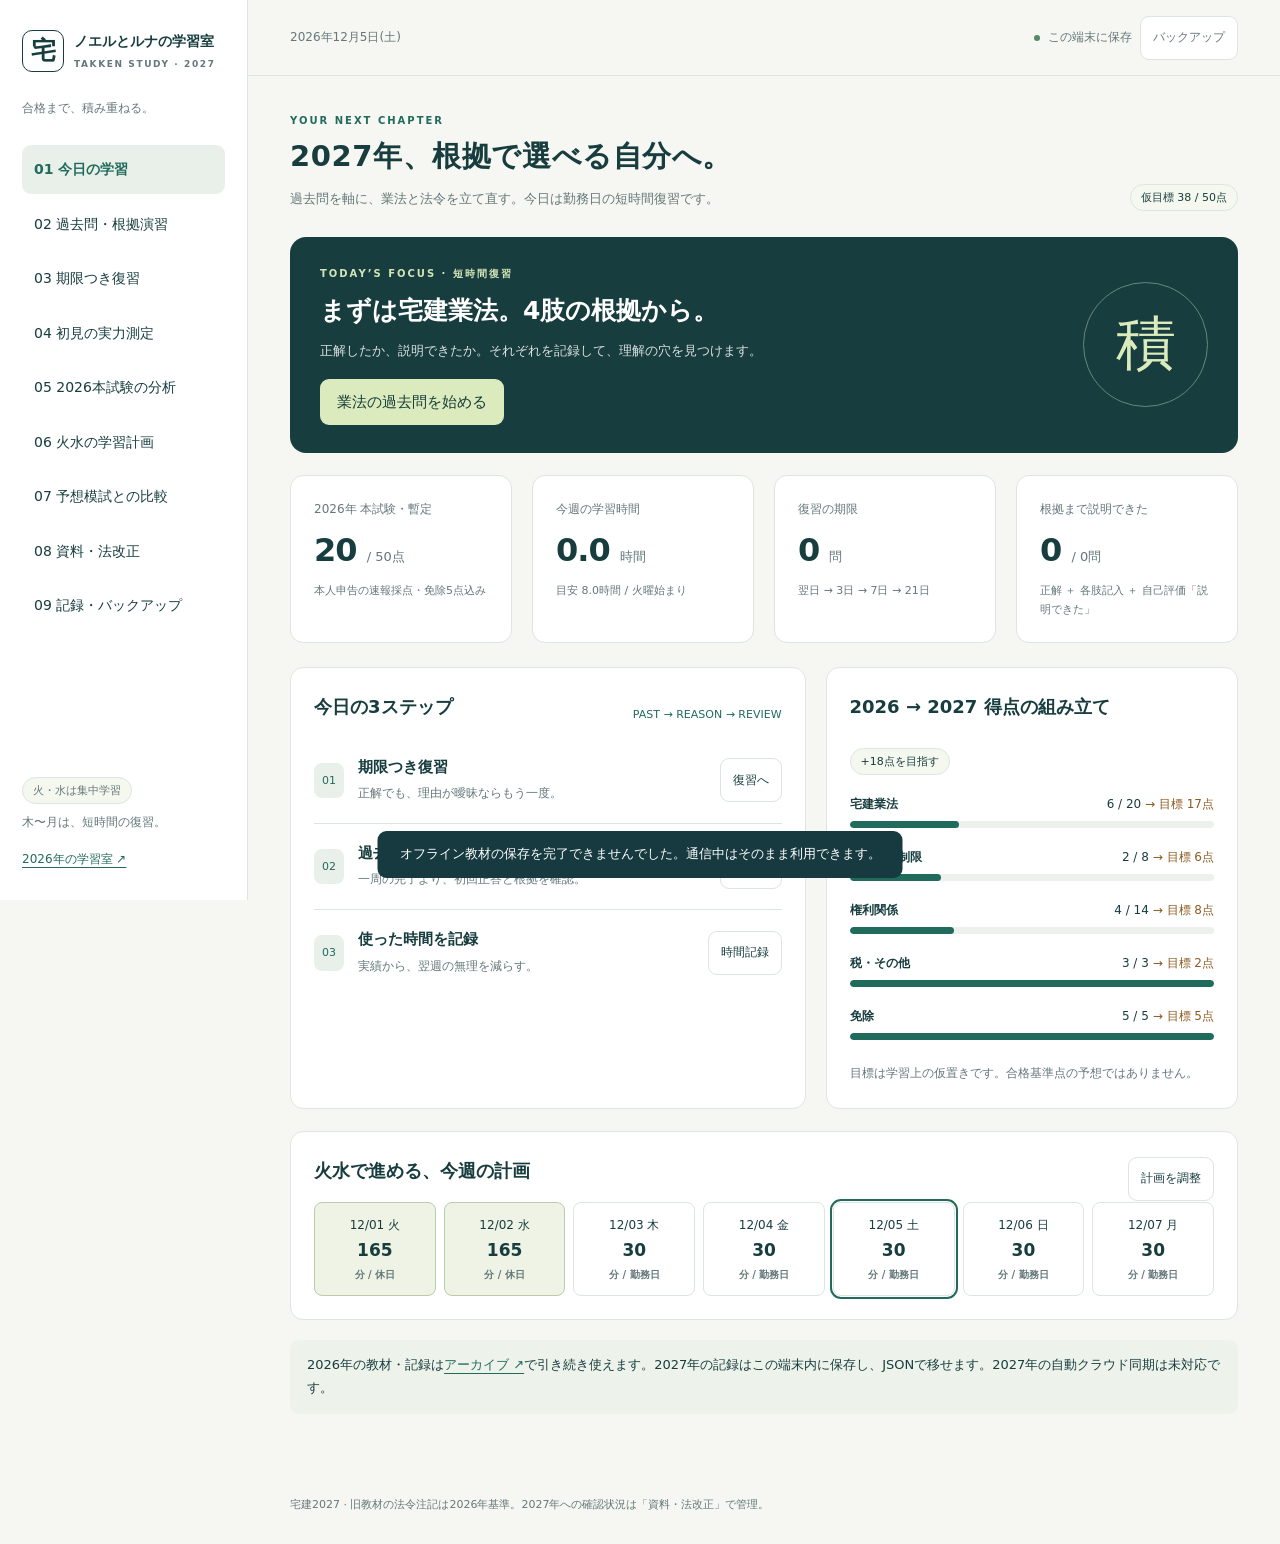
<file: docs/index.html>
<!doctype html>
<html lang="ja"><head><meta charset="utf-8"><meta name="viewport" content="width=device-width,initial-scale=1"><meta name="theme-color" content="#173a40"><title>宅建2027｜ノエルとルナの学習室</title><meta name="description" content="火水休みの宅建学習。過去問・各肢の根拠・間隔復習で、2027年の合格を目指す。"><link rel="manifest" href="./manifest.webmanifest"><link rel="icon" href="./icons/icon-192.png"><link rel="stylesheet" href="./study-2027.css"><script defer src="./past-exams-data.js"></script><script defer src="./study-engine.js"></script><script defer src="./study-2027.js"></script></head>
<body><a class="skip" href="#main">本文へ</a><div class="shell"><aside><a class="brand" href="./"><span class="brandmark">宅</span><span>ノエルとルナの学習室<small>TAKKEN STUDY · 2027</small></span></a><div class="side-caption">合格まで、積み重ねる。</div><nav id="nav" aria-label="学習メニュー"></nav><div class="side-bottom"><span class="pill">火・水は集中学習</span><p>木〜月は、短時間の復習。</p><a href="./archive-2026.html">2026年の学習室 ↗</a></div></aside><div class="workspace"><header><span id="today"></span><div><span class="save-dot"></span><span id="save-label">この端末に保存</span> <button data-do="export" class="small">バックアップ</button></div></header><div id="storage-alert" role="alert"></div><main id="main" tabindex="-1"></main><footer>宅建2027 · 旧教材の法令注記は2026年基準。2027年への確認状況は「資料・法改正」で管理。</footer></div></div><div id="toast" role="status" hidden></div><dialog id="import-dialog"><h2>バックアップを確認</h2><div id="import-preview"></div><p>同じIDは新しい更新を優先して統合します。復元前の記録もこの端末に退避します。</p><button data-do="confirm-import" class="primary">統合して復元</button> <button data-do="cancel-import">閉じる</button></dialog></body></html>
</file>
<file: docs/study-2027.css>
:root{--ink:#183d3f;--muted:#657779;--green:#216b5d;--pale:#e9f0e9;--line:#dce5df;--paper:#f6f7f2;--amber:#8d5a20;--red:#a13c39}*{box-sizing:border-box}body{margin:0;color:var(--ink);background:var(--paper);font:15px/1.75 system-ui,-apple-system,"Noto Sans JP","Yu Gothic",sans-serif}a{color:var(--green);text-underline-offset:4px}button,input,textarea,select{font:inherit;color:inherit}button,.button{display:inline-block;cursor:pointer;padding:10px 17px;border:1px solid var(--line);border-radius:9px;background:#fff;text-decoration:none;min-height:44px}button:hover,.button:hover{background:var(--pale);border-color:var(--green)}button:disabled{opacity:.5;cursor:default}.primary{background:var(--green);border-color:var(--green);color:#fff}.primary:hover{background:#184f45;color:#fff}.small{font-size:12px;padding:6px 12px}.shell{display:grid;grid-template-columns:248px 1fr;min-height:100vh}aside{background:#fff;border-right:1px solid var(--line);padding:30px 22px;position:sticky;top:0;height:100vh;display:flex;flex-direction:column}.brand{display:flex;gap:10px;text-decoration:none;align-items:center;font-size:14px;font-weight:750;color:var(--ink);line-height:1.5}.brandmark{display:grid;place-items:center;border:1px solid var(--ink);border-radius:10px;width:42px;height:42px;font-family:serif;font-size:25px}.brand small{display:block;font-size:9px;letter-spacing:1.6px;margin-top:6px;color:var(--muted)}.side-caption{font-size:12px;color:var(--muted);margin:26px 0}nav{display:flex;flex-direction:column;gap:6px}nav button{text-align:left;border:0;background:transparent;padding:12px;font-size:14px}nav button[aria-current=page]{background:var(--pale);font-weight:700;color:var(--green)}nav button span{display:inline-block;width:28px;opacity:.6}.side-bottom{margin-top:auto;padding-top:35px;font-size:12px;color:var(--muted)}.workspace{min-width:0}header{height:76px;border-bottom:1px solid var(--line);display:flex;align-items:center;justify-content:space-between;gap:14px;padding:0 42px;color:var(--muted);font-size:12px}header>div{display:flex;align-items:center;gap:8px}.save-dot{width:6px;height:6px;background:#558a63;border-radius:50%}main{max-width:1240px;margin:auto;padding:36px 42px 50px;outline:0}h1{font-size:29px;line-height:1.4;margin:6px 0 12px;letter-spacing:.02em}h2{font-size:18px;margin:0 0 15px}h3{font-size:15px;margin:6px 0 10px}p{margin:8px 0 16px}.eyebrow{font-size:10px;font-weight:700;letter-spacing:2px;color:var(--green);text-transform:uppercase}.muted,small{color:var(--muted)}small{font-size:12px}.page-title{display:flex;justify-content:space-between;align-items:flex-end;margin-bottom:26px;gap:18px}.page-title p{margin-bottom:0;color:var(--muted);font-size:13px}.pill{display:inline-block;font-size:11px;border:1px solid var(--line);padding:3px 10px;border-radius:20px;background:#f5f8ef;white-space:normal}.hero{background:var(--ink);color:#fff;border-radius:16px;padding:28px 30px;display:grid;grid-template-columns:1fr auto;gap:25px;align-items:center;position:relative;overflow:hidden;margin-bottom:22px}.hero .eyebrow,.hero small{color:#d2e5b8}.hero h2{font-size:25px;line-height:1.5;max-width:600px;margin:10px 0}.hero p{font-size:13px;opacity:.85;max-width:620px}.hero .primary{background:#dcebbd;color:#173d3b;border:0}.hero-art{font-size:60px;width:125px;height:125px;border-radius:50%;display:grid;place-items:center;border:1px solid #68877b;color:#dcebbd;font-family:serif}.grid{display:grid;gap:20px}.metrics{grid-template-columns:repeat(4,minmax(0,1fr));margin-bottom:24px}.two{grid-template-columns:minmax(0,1.25fr) minmax(0,1fr)}.three{grid-template-columns:repeat(3,minmax(0,1fr))}.card{background:#fff;border:1px solid var(--line);border-radius:13px;padding:23px;min-width:0;margin-bottom:20px}.grid>.card{margin-bottom:0}.metric{font-size:32px;font-weight:650;line-height:1.5;letter-spacing:-1px}.metric small{font-size:13px;font-weight:400;letter-spacing:0}.metric-label{font-size:12px;color:var(--muted);margin-bottom:6px}.metric-note{font-size:11px;color:var(--muted);margin-top:7px}.row{display:flex;align-items:center;gap:10px;flex-wrap:wrap}.between{justify-content:space-between}.divider{border-top:1px solid var(--line);margin:20px 0}.bar{height:7px;background:#edf1ed;border-radius:8px;overflow:hidden}.bar>span{display:block;height:100%;background:var(--green);border-radius:8px}.chart-row{margin:19px 0}.chart-row .row{font-size:12px;margin-bottom:6px}.chart-row .target{color:var(--amber)}.info,.warning{border-radius:9px;padding:14px 17px;background:#edf3eb;font-size:13px;margin:16px 0}.warning{background:#fcf4e8;color:#805529}.danger{color:var(--red)}.task{display:flex;align-items:center;gap:14px;padding:16px 0;border-bottom:1px solid var(--line)}.task:last-child{border:0}.task .index{font-size:11px;color:var(--green);background:var(--pale);border-radius:8px;padding:8px}.task p{font-size:12px;color:var(--muted);margin:3px 0}.task button{margin-left:auto;white-space:nowrap}.weekly{display:grid;grid-template-columns:repeat(7,1fr);gap:8px}.day{border:1px solid var(--line);border-radius:8px;padding:12px 8px;text-align:center;font-size:12px}.day.off{background:#eef3e5;border-color:#bacdab}.day.today{outline:2px solid var(--green);outline-offset:1px}.day strong{display:block;font-size:17px}.day small{display:block;font-size:10px}.tag{font-size:11px;color:var(--green)}label{display:block;font-size:13px;margin:12px 0}input:not([type=radio]):not([type=checkbox]),select,textarea{border:1px solid #c8d6cc;background:#fff;border-radius:7px;padding:10px;width:100%;max-width:100%;min-width:0}input[type=radio],input[type=checkbox]{accent-color:var(--green);width:18px;height:18px;vertical-align:middle}textarea{min-height:85px;resize:vertical}.options label{border:1px solid var(--line);padding:15px;border-radius:9px;display:flex;align-items:flex-start;gap:10px}.options label:has(input:checked){border-color:var(--green);background:#f0f5ed}.options input{flex-shrink:0;margin-top:5px}.option-number{font-size:12px;border:1px solid var(--line);border-radius:50%;width:25px;height:25px;display:inline-grid;place-items:center;flex-shrink:0}.reason-item{margin:20px 0;padding-bottom:16px;border-bottom:1px solid var(--line)}.reason-item summary{font-size:13px;cursor:pointer}.reason-item textarea{margin-top:8px}.table-wrap{overflow:auto}table{border-collapse:collapse;width:100%;font-size:13px}th,td{padding:12px 8px;border-bottom:1px solid var(--line);text-align:left;vertical-align:top}th{font-size:11px;color:var(--muted);font-weight:500}details{margin:14px 0}summary{cursor:pointer}pre{white-space:pre-wrap;overflow-wrap:anywhere;font:inherit;font-size:13px;background:#f6f8f3;padding:18px;border-radius:8px}footer{padding:15px 42px 30px;color:var(--muted);font-size:11px}#toast{position:fixed;bottom:22px;left:50%;transform:translateX(-50%);background:#173a40;color:#fff;padding:12px 22px;border-radius:9px;z-index:99;max-width:90%;font-size:13px}#storage-alert:empty{display:none}#storage-alert{background:#fce6e2;color:#912e29;padding:14px 25px}dialog{max-width:560px;width:90%;border:1px solid var(--line);border-radius:14px;padding:28px}dialog::backdrop{background:#173a4070}.skip{position:absolute;top:-60px}.skip:focus{top:0;z-index:100;background:#fff;padding:12px}:focus-visible{outline:3px solid #c28c3e;outline-offset:3px}.qgrid{display:grid;grid-template-columns:repeat(10,1fr);gap:7px;margin-top:16px}.qgrid button{padding:6px;min-width:0}.qgrid button.active{border-color:var(--green);background:var(--pale)}.qgrid button.answered{box-shadow:inset 0 -3px var(--green)}.phase{border-left:3px solid #adc4b0;padding-left:18px;margin-bottom:25px}.phase.current{border-left-color:var(--green)}.phase small{display:block;margin-bottom:4px}.mono{font-variant-numeric:tabular-nums}.block{display:block}.spaced{margin-top:22px}.question-prompt{font-size:16px;line-height:2}.question-prompt,.options,td,pre{overflow-wrap:anywhere}#timer{font-size:20px;font-variant-numeric:tabular-nums}.subnav{margin-bottom:20px}.empty{padding:25px 0;color:var(--muted);font-size:13px}.split-inputs{display:grid;grid-template-columns:1fr 1fr;gap:14px}
@media(min-width:1500px){main{padding-top:45px}.hero{padding:34px}}@media(max-width:1100px){.shell{grid-template-columns:210px 1fr}aside{padding:25px 16px}header{padding:0 24px}main{padding:28px 24px}.metrics{grid-template-columns:repeat(2,minmax(0,1fr))}.hero-art{width:85px;height:85px;font-size:43px}.two{grid-template-columns:1fr}.three{grid-template-columns:1fr 1fr}}
@media(max-width:700px){.shell{display:block}aside{position:static;height:auto;padding:17px 16px 0;border-right:0}.brand{font-size:13px}.brandmark{width:34px;height:34px;font-size:21px}.side-caption,.side-bottom{display:none}nav{flex-direction:row;overflow-x:auto;gap:4px;margin-top:17px;padding-bottom:10px}nav button{white-space:nowrap;padding:8px 10px;font-size:12px}nav button span{display:none}header{height:auto;min-height:54px;padding:10px 17px;flex-wrap:wrap;gap:6px;font-size:11px}header .small{font-size:10px;min-height:34px;padding:5px 10px}main{padding:25px 17px}h1{font-size:24px}.page-title{align-items:flex-start;flex-direction:column;gap:10px}.hero{padding:23px;display:block}.hero-art{display:none}.hero h2{font-size:21px}.metrics{gap:10px}.metrics .card{padding:17px 14px}.metric{font-size:28px}.card{padding:20px 17px}.grid{gap:15px}.three{grid-template-columns:1fr}.weekly{gap:4px}.day{padding:10px 2px;font-size:10px}.day strong{font-size:14px}.day small{font-size:9px}.task{gap:10px}.task button{font-size:12px;padding:8px 10px}.task .index{display:none}.qgrid{grid-template-columns:repeat(9,1fr);gap:4px}.qgrid button{font-size:12px}.split-inputs{grid-template-columns:1fr}.options label{padding:12px;font-size:14px}footer{padding:10px 17px 25px}button{padding:10px 13px}}
</file>
